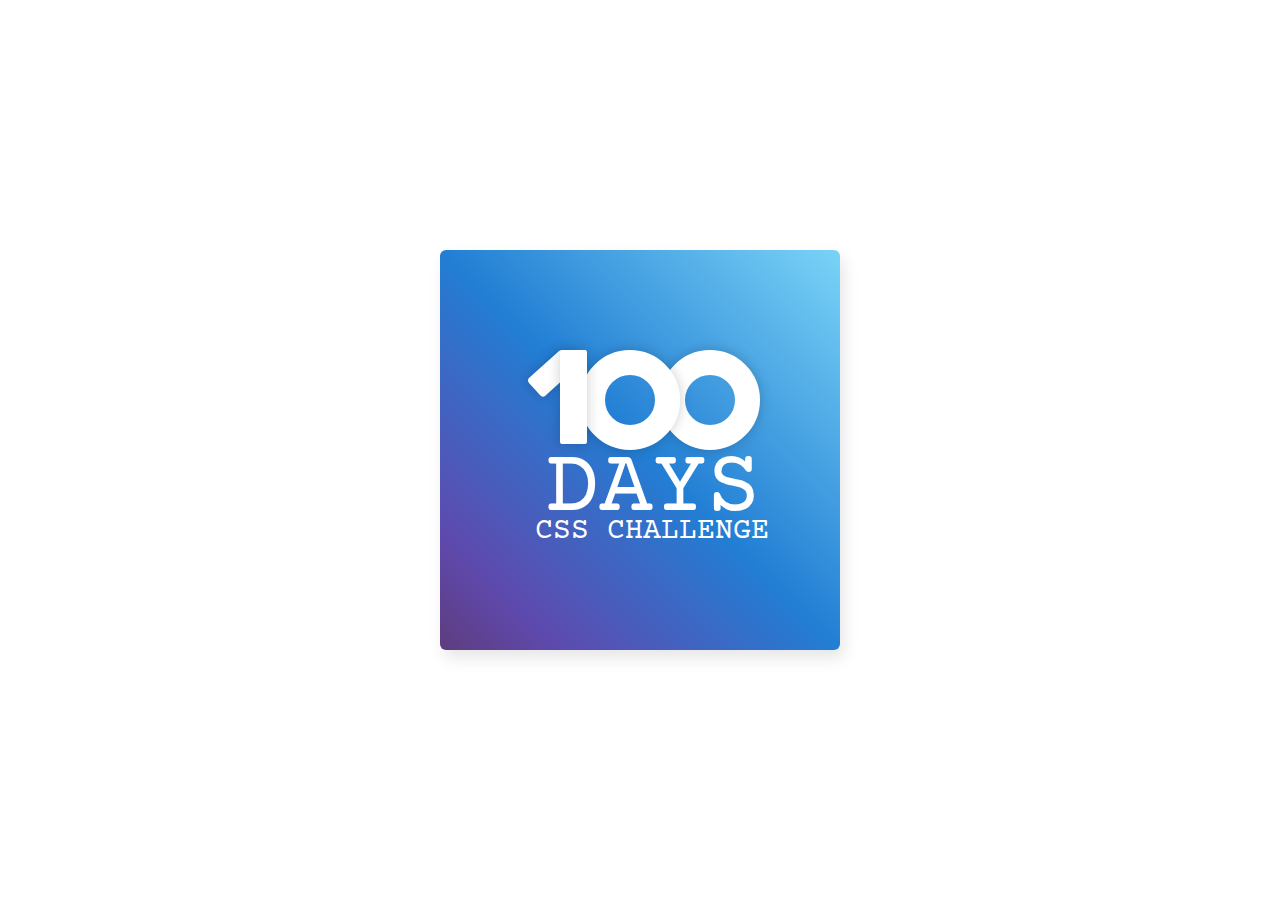
<file: 01-custom-build-number/index.html>
<!DOCTYPE html>
<html lang="en">
<head>
    <meta charset="UTF-8">
    <meta name="viewport" content="width=device-width, initial-scale=1.0">
    <link rel="stylesheet" href="style.css">
    <title>Document</title>
</head>
<body>
    <div class="frame">
        <div class="center">
              <div class="one-one borders"></div>
              <div class="one-two borders"></div>
              <div class="zero-one borders"></div>
              <div class="zero-two borders"></div>
              <div class="days">DAYS</div>
              <div class="challenge">CSS CHALLENGE</div>
        </div>
      </div>
</body>
</html>
</file>
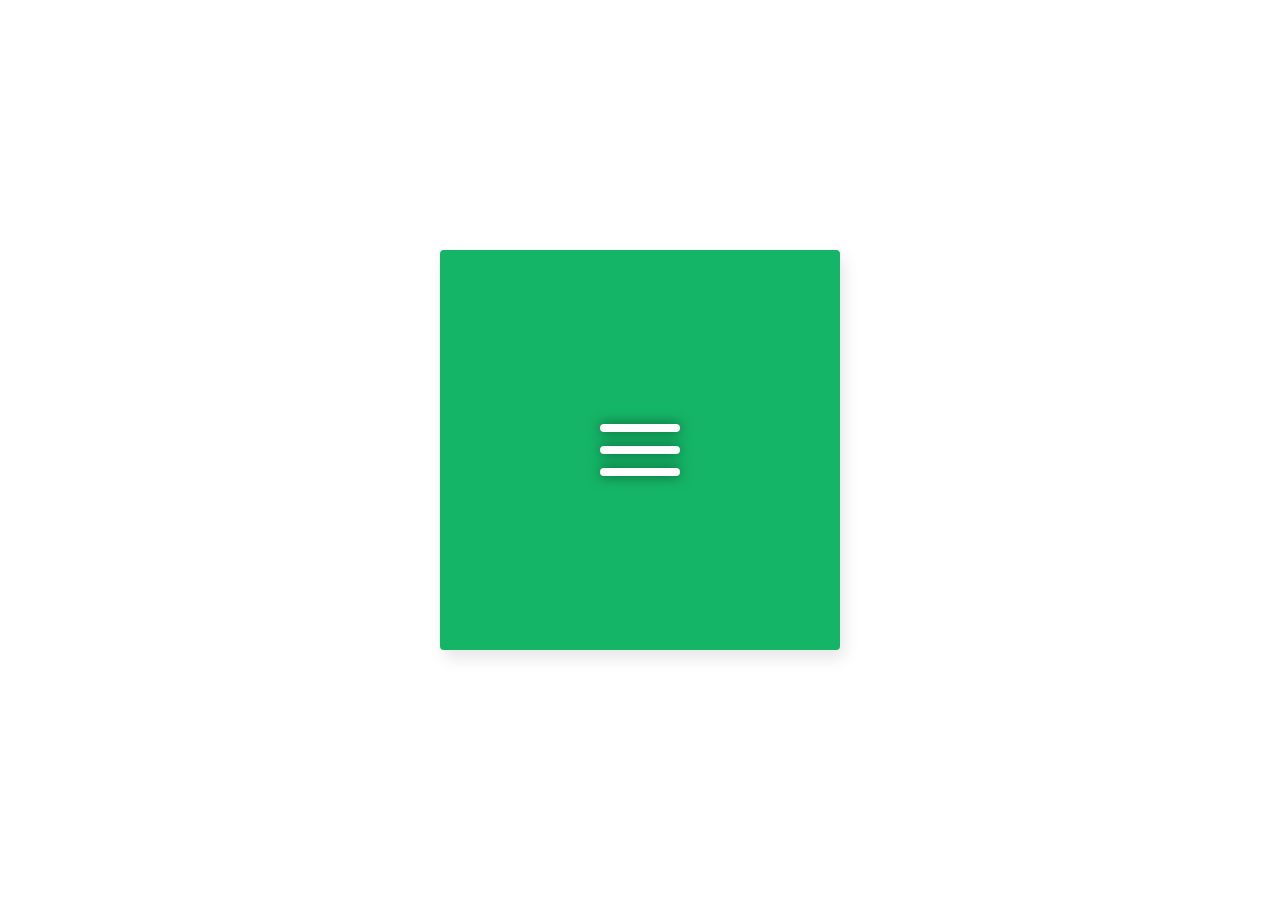
<file: 02-menu-icon-animated/index.html>
<!DOCTYPE html>
<html lang="en">
<head>
    <meta charset="UTF-8">
    <meta name="viewport" content="width=device-width, initial-scale=1.0">
    <link rel="stylesheet" href="style.css">
    <title>Menu Icon</title>
</head>
<body>
    <div class="frame">
        <div class="center">
              <div class="icon">
                <div class="lines first-line"></div>
                <div class="lines second-line"></div>
                <div class="lines third-line"></div>
              </div>
        </div>
      </div>
</body>
</html>
</file>
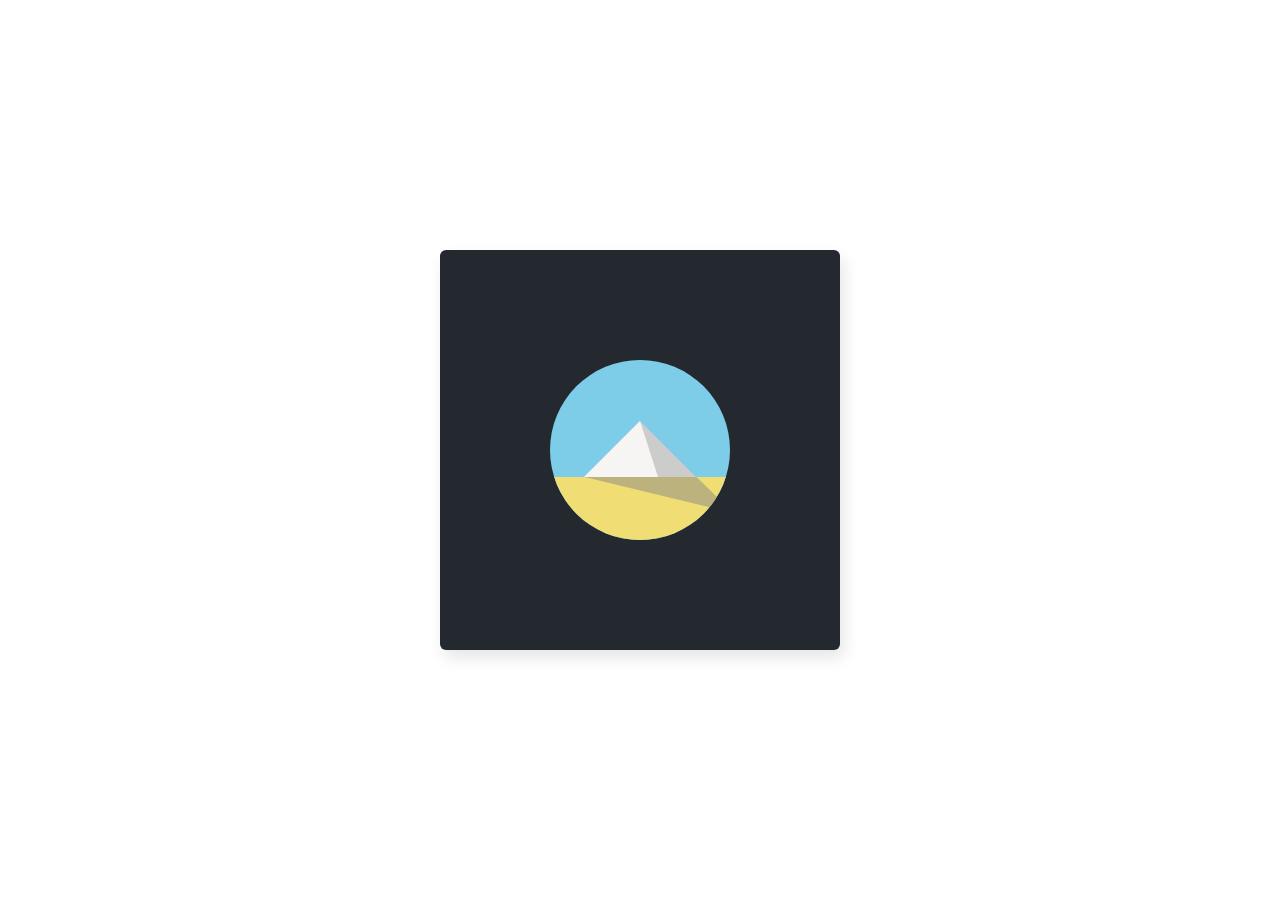
<file: 03-the-pyramide-animation/index.html>
<!DOCTYPE html>
<html lang="en">
<head>
    <meta charset="UTF-8">
    <meta name="viewport" content="width=device-width, initial-scale=1.0">
    <link rel="stylesheet" href="style.css">
    <title>The Pyramide</title>
</head>
<body>
    <div class="frame">
        <div class="center">
           <div class="circle">
                <div class="sun"></div>
                <div class="triangle-down"></div>
                <div class="triangle-left"></div>
                <div class="shadow"></div>
                <div class="floor"></div>
           </div>   
        </div>
      </div>
</body>
</html>
</file>
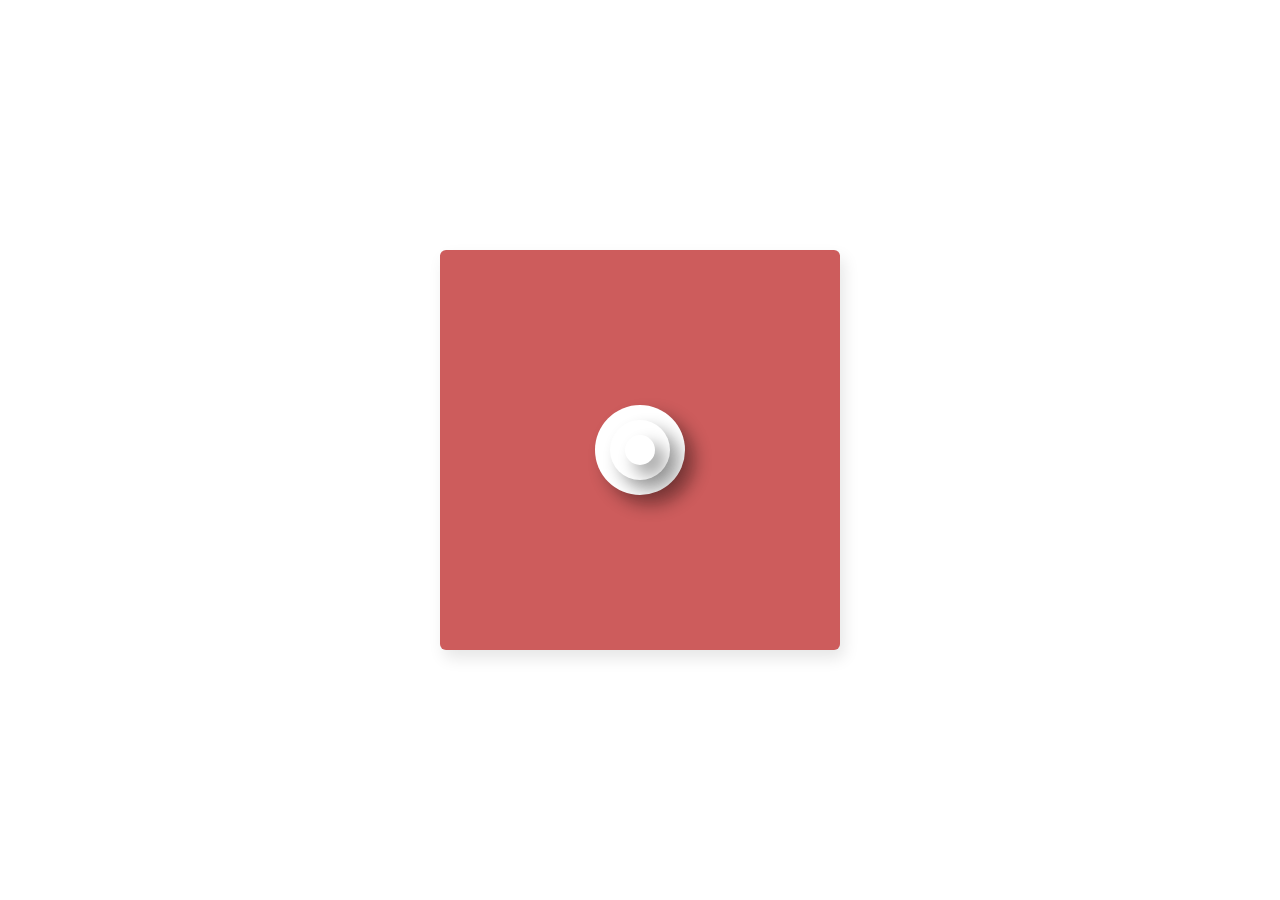
<file: 04-circles-loading/index.html>
<!DOCTYPE html>
<html lang="en">
<head>
    <meta charset="UTF-8">
    <meta name="viewport" content="width=device-width, initial-scale=1.0">
    <link rel="stylesheet" href="style.css">
    <title>Circles Loading</title>
</head>
<body>
    <div class="frame">
        <div class="center">
              <div class="circles circle1">
                <div class="circles circle2">
                    <div class="circles circle3"></div>
                </div>
              </div>
        </div>
      </div>
</body>
</html>
</file>
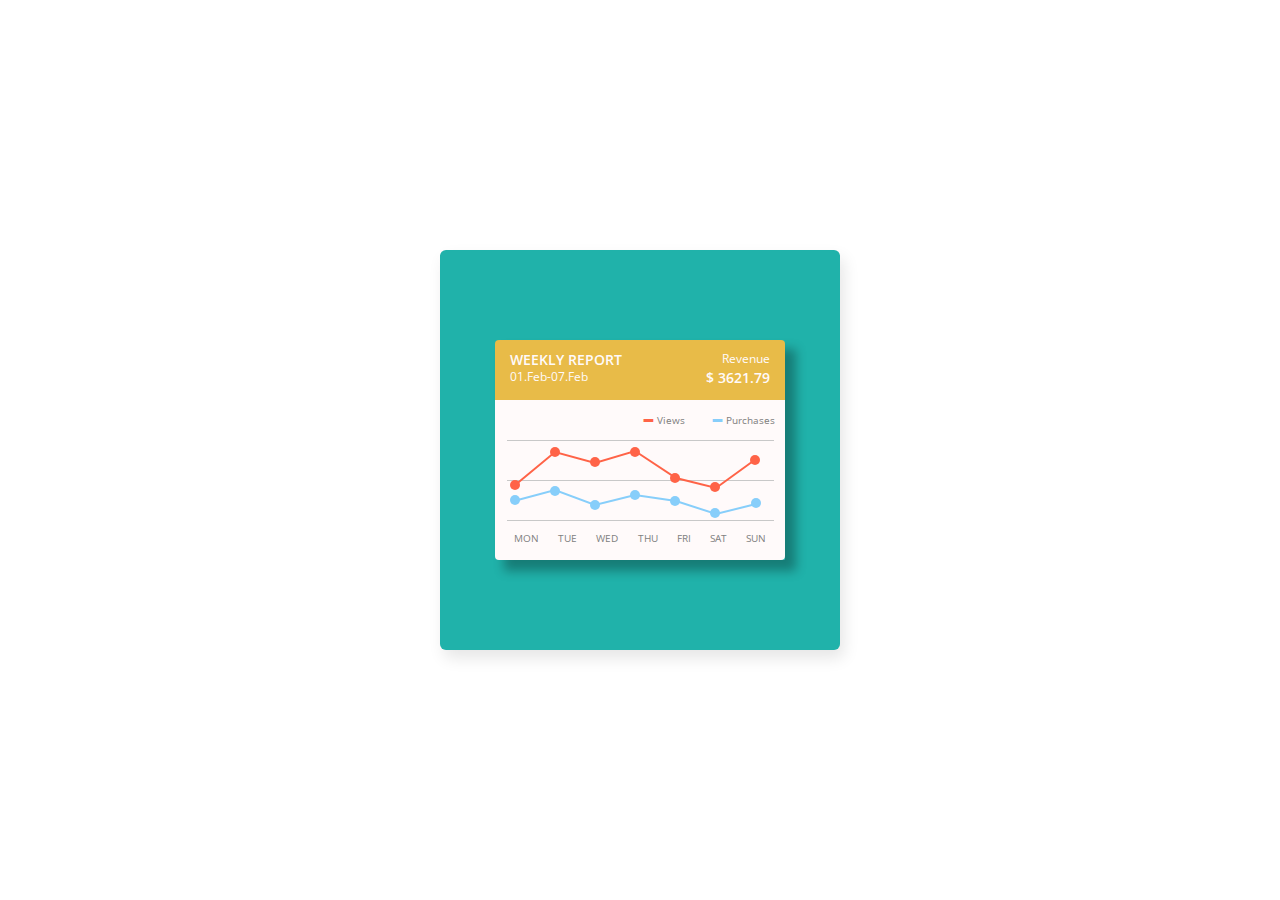
<file: 05-statistic/index.html>
<!DOCTYPE html>
<html lang="en">
<head>
    <meta charset="UTF-8">
    <meta name="viewport" content="width=device-width, initial-scale=1.0">
    <link rel="stylesheet" href="style.css">
    <title>Statistic</title>
</head>
<body>
    <div class="frame">
        <div class="center">
              <div class="card">
                <div class="card-header">
                    <span class="title big">WEEKLY REPORT</span>
                    <span class="date small">  01.Feb-07.Feb</span>
                    <span class="subtitle small">Revenue</span>
                    <span class="total big">$ 3621.79</span>
                </div>
                <div class="card-body">
                    <span class="views">Views</span>
                    <span class="purchases">Purchases</span>
                    <div class="line1"></div>
                    <div class="line2"></div>
                    <div class="line3"></div>
                    <svg class="svg-red">
                        <polyline class="polyline-red" points="9,46 50,12 90,23 130,11 171,38 211,48 251,19"></polyline>
                    </svg>
                    <div class="point1">
                        <div class="tooltip">
                            <span class="tooltiptext">458</span>
                        </div>
                        <div class="point-red"></div>
                    </div>
                    <div class="point2">
                        <div class="tooltip">
                            <span class="tooltiptext">812</span>
                        </div>
                        <div class="point-red"></div>
                    </div>
                    <div class="point3">
                        <div class="tooltip">
                            <span class="tooltiptext">746</span>
                        </div>
                        <div class="point-red"></div>
                    </div>
                    <div class="point4">
                        <div class="tooltip">
                            <span class="tooltiptext">877</span>
                        </div>
                        <div class="point-red"></div>
                    </div>
                    <div class="point5">
                        <div class="tooltip">
                            <span class="tooltiptext">517</span>
                        </div>
                        <div class="point-red"></div>
                    </div>
                    <div class="point6">
                        <div class="tooltip">
                            <span class="tooltiptext">434</span>
                        </div>
                        <div class="point-red"></div>
                    </div>
                    <div class="point7">
                        <div class="tooltip">
                            <span class="tooltiptext">458</span>
                        </div>
                        <div class="point-red"></div>
                    </div>
                    <div class="point8">
                        <div class="tooltip">
                            <span class="tooltiptext">26</span>
                        </div>
                        <div class="point-blue"></div>
                    </div>
                    <div class="point9">
                        <div class="tooltip">
                            <span class="tooltiptext">41</span>
                        </div>
                        <div class="point-blue"></div>
                    </div>
                    <div class="point10">
                        <div class="tooltip">
                            <span class="tooltiptext">22</span>
                        </div>
                        <div class="point-blue"></div>
                    </div>
                    <div class="point11">
                        <div class="tooltip">
                            <span class="tooltiptext">36</span>
                        </div>
                        <div class="point-blue"></div>
                    </div>
                    <div class="point12">
                        <div class="tooltip">
                            <span class="tooltiptext">25</span>
                        </div>
                        <div class="point-blue"></div>
                    </div>
                    <div class="point13">
                        <div class="tooltip">
                            <span class="tooltiptext">13</span>
                        </div>
                        <div class="point-blue"></div>
                    </div>
                    <div class="point14">
                        <div class="tooltip">
                            <span class="tooltiptext">20</span>
                        </div>
                        <div class="point-blue"></div>
                    </div>
                    <svg class="svg-blue">
                        <polyline class="polyline-blue" points="9,61 50,50 90,65 130,55 171,61 211,74 251,64"></polyline>
                    </svg>
                    <div class="days">
                        <span class="day">MON</span>
                        <span class="day">TUE</span>
                        <span class="day">WED</span>
                        <span class="day">THU</span>
                        <span class="day">FRI</span>
                        <span class="day">SAT</span>
                        <span class="day">SUN</span>
                    </div>
                </div>
              </div>
        </div>
      </div>
</body>
</html>
</file>
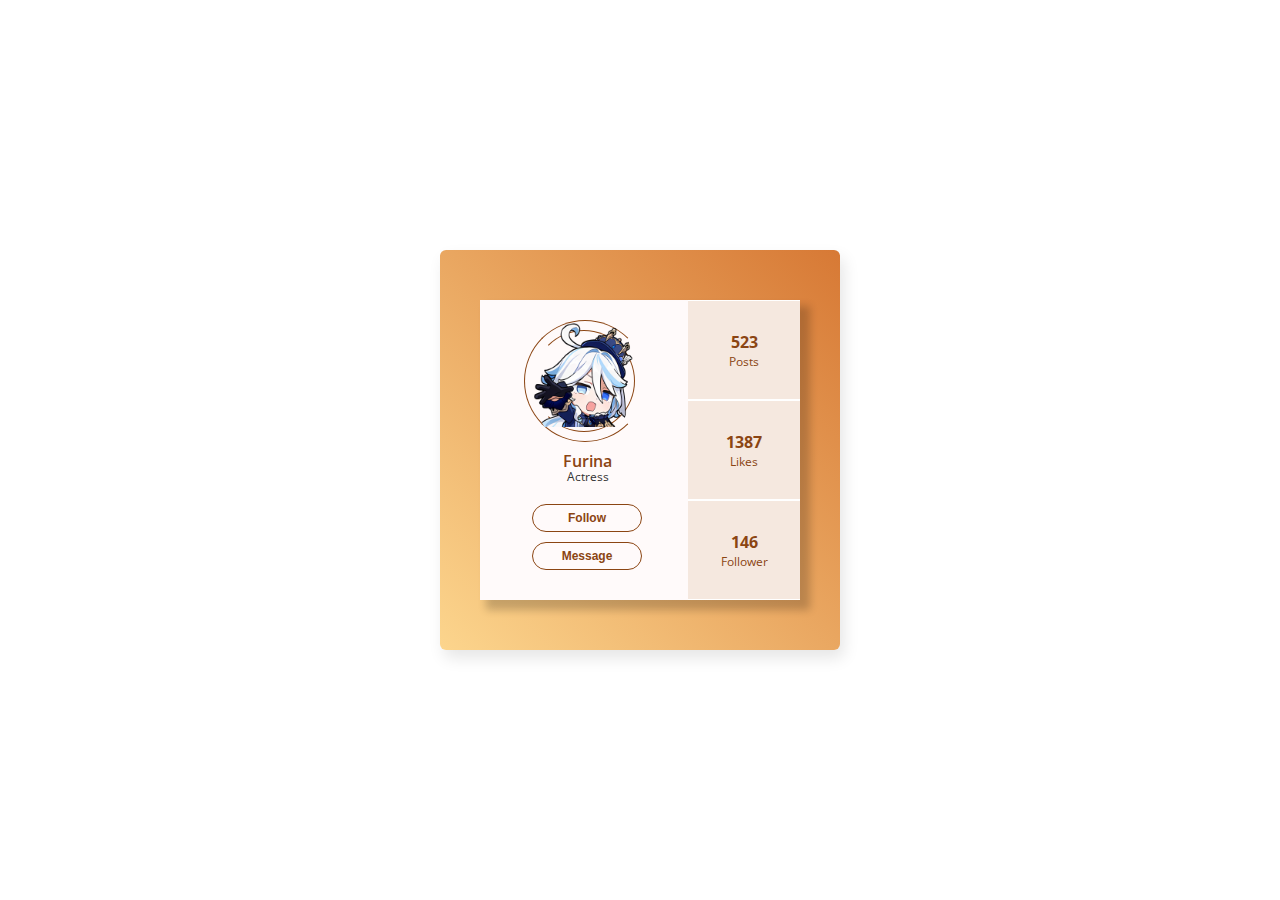
<file: 06-profile/index.html>
<!DOCTYPE html>
<html lang="en">
<head>
    <meta charset="UTF-8">
    <meta name="viewport" content="width=device-width, initial-scale=1.0">
    <link rel="stylesheet" href="style.css">
    <title>Profile</title>
</head>
<body>
    <div class="frame">
        <div class="center">
            <div class="card">
                <div class="profile">
                    <div class="img">
                        <div class="circle1"></div>
                        <div  class="circle2"></div>
                        <img class="image" src="./img/furina.png" alt="furina">
                    </div>
                    <span class="name">Furina</span>
                    <span class="profesion">Actress</span>
                    <button class="follow buttons">Follow</button>
                    <button class="message buttons">Message</button>
                </div>
                <div class="data">
                    <div class="posts">
                        <span class="number">523</span>
                        <span class="comment">Posts</span>
                    </div>
                    <div class="posts">
                        <span class="number">1387</span>
                        <span class="comment">Likes</span>
                    </div>
                    <div class="posts">
                        <span class="number">146</span>
                        <span class="comment">Follower</span>
                    </div>
                </div>
            </div>  
        </div>
      </div>
</body>
</html>
</file>
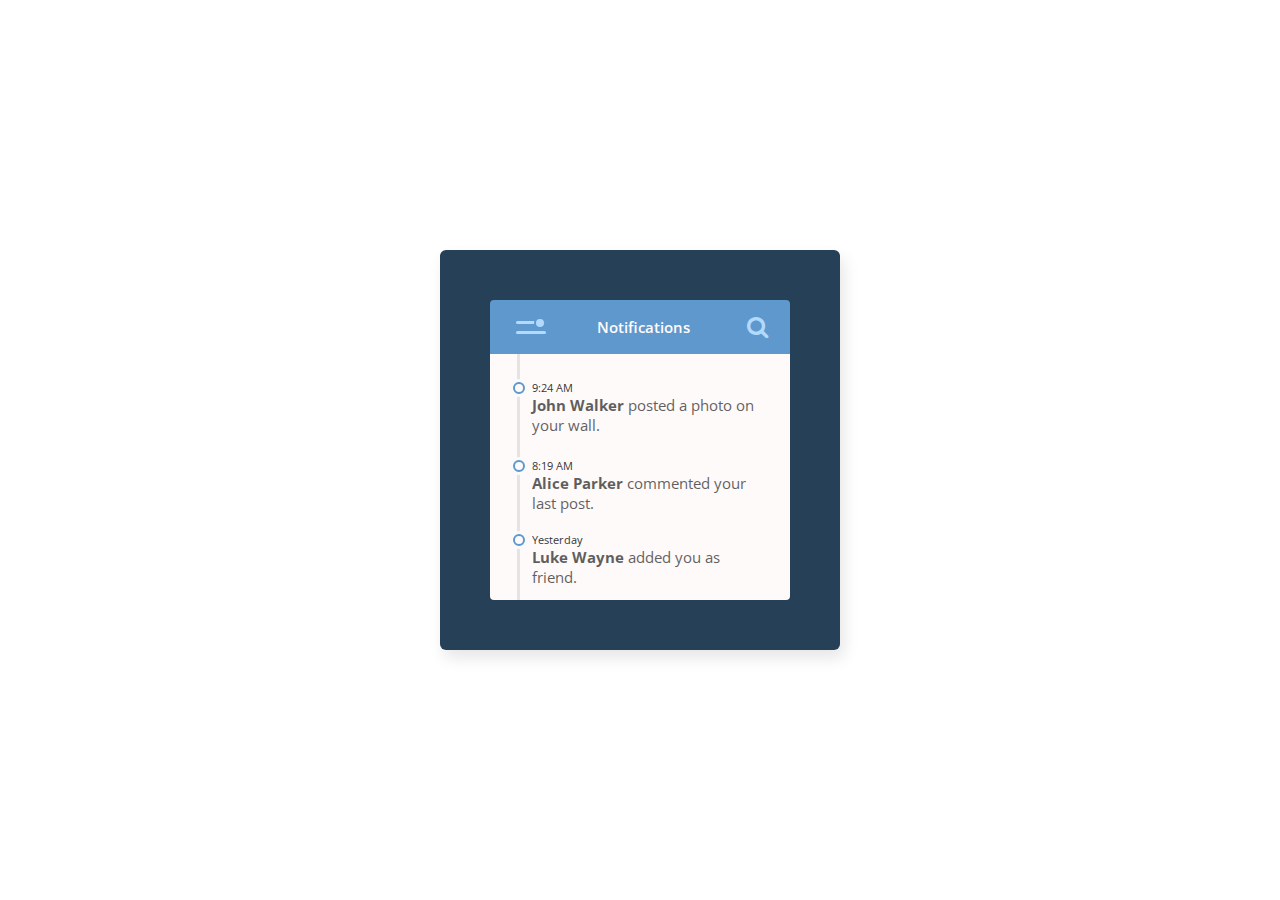
<file: 07-notifications/index.html>
<!DOCTYPE html>
<html lang="en">
<head>
    <meta charset="UTF-8">
    <meta name="viewport" content="width=device-width, initial-scale=1.0">
    <link rel="stylesheet" href="style.css">
    <link rel="stylesheet" href="https://cdnjs.cloudflare.com/ajax/libs/font-awesome/4.7.0/css/font-awesome.min.css">
    <script src="./scripts.js"></script>
    <title>Notifications</title>
</head>
<body>
    <div class="frame">
        <div class="center">
            <div class="card" id="card">
                <div class="header">
                    <div class="menu-icon" onclick="handleClickMenu()">
                        <div class="dash-top"></div>
                        <div class="circle-header"></div>
                        <div class="dash-bottom"></div>
                    </div>
                    <input id="input" class="input" type="text" placeholder="Search ...">
                    <span class="title"><p>Notifications</p></span>
                    <button class="search" onclick="handleClickSearch()" ><i class="fa fa-search"></i></button>
                </div>
                <div class="body">
                   <span class="line"></span> 
                   <span class="circle circle-1"></span>
                   <div class="note-content">
                       <span class="time time-1">9:24 AM</span>
                       <span class="note note-1"><p><strong>John Walker</strong> posted a photo on your wall.</p></span>
                   </div>

                   <span class="circle circle-2"></span>
                   <div class="note-content">
                        <span class="time time-2">8:19 AM</span>
                        <span class="note note-2"><p><strong>Alice Parker</strong> commented your last post.</p></span>
                   </div>
                   
                   <span class="circle circle-3"></span>
                   <div class="note-content">
                        <span class="time time-3">Yesterday</span>
                        <span class="note note-3"><p><strong>Luke Wayne</strong> added you as friend.</p></span>
                   </div>
                   
                </div>
            </div>
            
            <div class="menu" id="menu">
                <button class="btn-menu"><i class="fa fa-dashboard"></i> Dashboard</button>
                <button class="btn-menu"><i class="fa fa-user"></i> Profile</button>
                <button class="btn-menu"><i class="fa fa-bell"></i> Notifications</button>
                <button class="btn-menu"><i class="fa fa-comments"></i> Messages</button>
                <button class="btn-menu"><i class="fa fa-gear"></i> Settings</button>
            </div>
        </div>
      </div> 
</body>
</html>
</file>
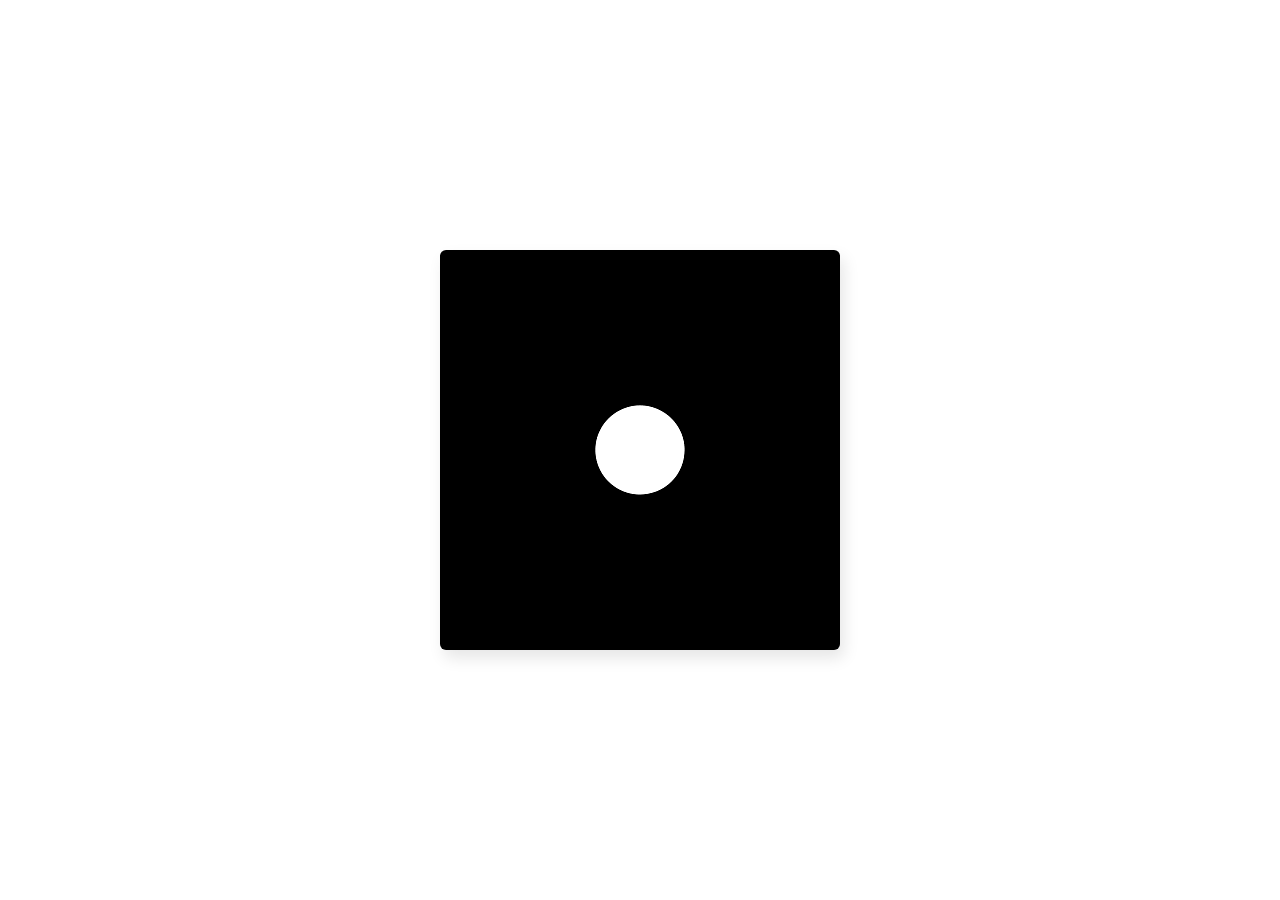
<file: 08-metaballs/index.html>
<!DOCTYPE html>
<html lang="en">
<head>
    <meta charset="UTF-8">
    <meta name="viewport" content="width=device-width, initial-scale=1.0">
    <link rel="stylesheet" href="style.css">
    <title>Metaballs</title>
</head>
<body>
    <div class="frame">
        <div class="center">
              <div class="ball ball-1 ball-lg"></div>
              <div class="ball ball-2 ball-md"></div>
              <div class="ball ball-3 ball-md"></div>
              <div class="ball ball-4 ball-md"></div>
              <div class="ball ball-5 ball-md"></div>
              <div class="ball ball-6 ball-sm"></div>
              <div class="ball ball-7 ball-sm"></div>
              <div class="ball ball-8 ball-sm"></div>
              <div class="ball ball-9 ball-sm"></div>
              <div class="ball ball-10 ball-sm"></div>
              <div class="ball ball-11 ball-sm"></div>
        </div>
      </div>
</body>
</html>
</file>
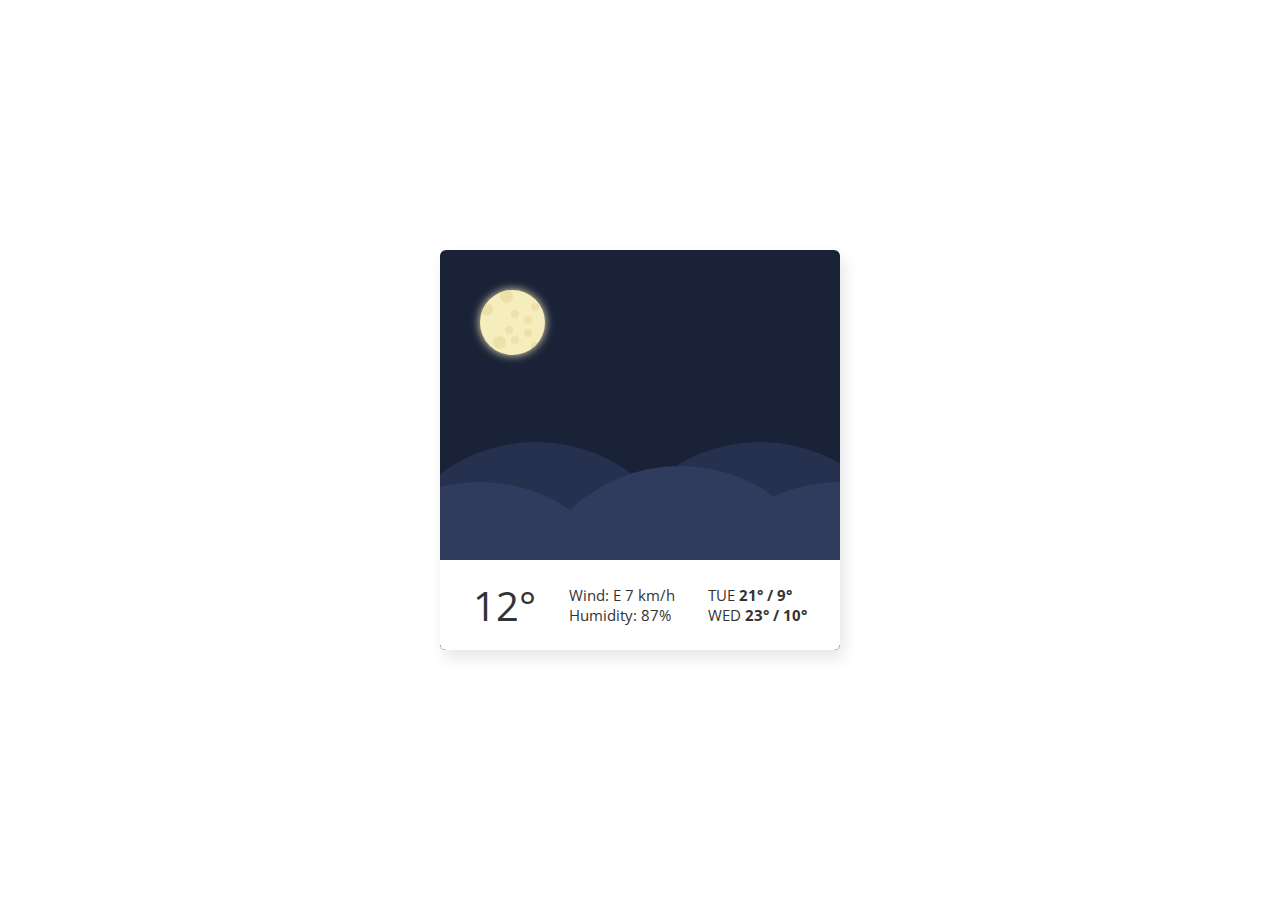
<file: 09-rainy-night/index.html>
<!DOCTYPE html>
<html lang="en">
<head>
    <meta name="author" content="esep">
    <meta charset="UTF-8">
    <meta name="viewport" content="width=device-width, initial-scale=1.0">
    <link rel="stylesheet" href="style.css">
    <title>Rainy night</title>
</head>
<body>
    <div class="frame">
        <div class="moon">
            <div class="crater crater-lg crater-1"></div>
            <div class="crater crater-lg crater-2"></div>
            <div class="crater crater-lg crater-3"></div>
            <div class="crater crater-md crater-4"></div>
            <div class="crater crater-md crater-5"></div>
            <div class="crater crater-md crater-6"></div>
            <div class="crater crater-md crater-7"></div>
            <div class="crater crater-md crater-8"></div>
            <div class="crater crater-md crater-9"></div>
            <div class="crater crater-md crater-10"></div>
        </div>
        <div class="drop drop-lg drop-1"></div>
        <div class="drop drop-lg drop-2"></div>
        <div class="drop drop-lg drop-3"></div>
        <div class="drop drop-lg drop-4"></div>
        <div class="drop drop-lg drop-5"></div> 
        <div class="drop drop-lg drop-6"></div>
        <div class="drop drop-lg drop-7"></div>
        <div class="drop drop-lg drop-8"></div>
        <div class="drop drop-lg drop-9"></div>
        <div class="drop drop-lg drop-10"></div>
        <div class="drop drop-md drop-11"></div>
        <div class="drop drop-md drop-12"></div>
        <div class="drop drop-md drop-13"></div>
        <div class="drop drop-md drop-14"></div>
        <div class="drop drop-md drop-15"></div>
        <div class="drop drop-sm drop-16"></div>
        <div class="drop drop-sm drop-17"></div>
        <div class="drop drop-sm drop-18"></div>
        <div class="drop drop-sm drop-19"></div>
        <div class="drop drop-sm drop-20"></div>
        <div class="drop drop-sm drop-21"></div>
        <div class="drop drop-sm drop-22"></div>
        <div class="drop drop-sm drop-23"></div>
        <div class="mountain mountain-front mountain-1"></div>
        <div class="mountain mountain-front mountain-2"></div>
        <div class="mountain mountain-front mountain-3"></div>
        <div class="mountain mountain-back mountain-4"></div>
        <div class="mountain mountain-back mountain-5"></div>
        <div class="footer">
            <span class="temp">12°</span>
            <span class="wind">
                <p>Wind: E 7 km/h</p>
                <p>Humidity: 87%</p>
            </span>
            <span class="days">
                <p>TUE <strong>21° / 9°</strong></p>
                <p>WED <strong>23° / 10°</strong></p>
            </span>
        </div>
    </div>
</body>
</html>
</file>
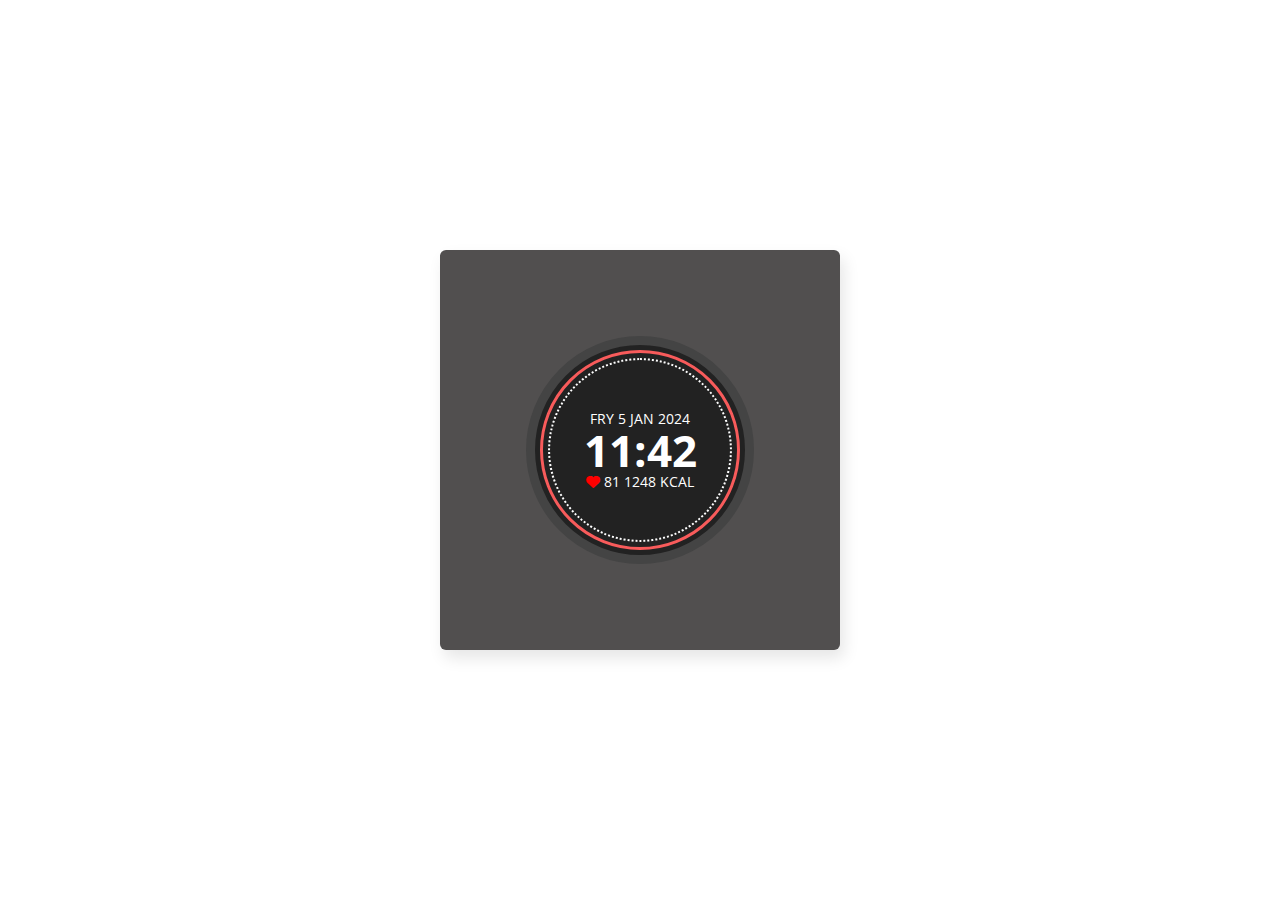
<file: 10-watch/index.html>
<!DOCTYPE html>
<html lang="en">
<head>
    <meta charset="UTF-8">
    <meta name="viewport" content="width=device-width, initial-scale=1.0">
    <link rel="stylesheet" href="style.css">
    <link rel="stylesheet" href="https://cdnjs.cloudflare.com/ajax/libs/font-awesome/6.5.1/css/all.min.css">
    <title>Document</title>
</head>
<body>
    <div class="frame">
        <div class="center">
            <svg viewBox="0 0 202 202" xmlns="http://www.w3.org/2000/svg">
                <circle cx="101" cy="101" r="99.5" />
            </svg>
            <div class="inner-circle">
                <div class="container">
                    <p>FRY 5 JAN 2024</p>
                    <p class="time">11:42</p>
                    <p><i class="fa-solid fa-heart"></i> 81 1248 KCAL</p>
                </div>
            </div> 
        </div>
      </div>
</body>
</html>
</file>
<file: 01-custom-build-number/style.css>
@import url('https://fonts.googleapis.com/css2?family=Big+Shoulders+Display:wght@600&family=Courier+Prime&display=swap');

.frame {
  position: absolute;
  top: 50%;
  left: 50%;
  width: 400px;
  height: 400px;
  margin-top: -200px;
  margin-left: -200px;
  border-radius: 6px;
	box-shadow: 4px 8px 16px 0 rgba(0,0,0,0.1);
	overflow: hidden;
    background: linear-gradient(45deg, #5e3c7e 0%, #5e4aae 15%, #227ed4 50%, #7ad3f6);
  color: #333;
	font-family: 'Big Shoulders Display', sans-serif;
    font-family: 'Courier Prime', monospace;
	-webkit-font-smoothing: antialiased;
	-moz-osx-font-smoothing: grayscale;
}

.center {
  position: absolute;
  top: 50%;
  left: 50%;
  transform: translate(-50%,-50%);
  
}

.borders {
    border: 2px solid white;
    box-shadow: 0 0 13px 0 rgba(0, 0, 0, 0.2);
}

.one-one {
    background-color: white;
    position: absolute;
    top: -109px;
    left: -96px;
    transform: rotate(48deg);
    transform-origin: 0%;
    width: 20px;
    height: 43px; 
    border-radius: 4px;    
}

.one-two {
    background-color: white;
    position: absolute;
    top: -100px;
    left: -80px;
    width: 23px;
    height: 90px;
    border-radius: 2px;
    z-index: 4;   
}

.zero-one {
    position: absolute;
    top: -100px;
    left: -60px;
    width: 50px;
    height: 50px;
    border-radius: 50%;
    border: 25px solid white;
    z-index: 3;
}

.zero-two {
    position: absolute;
    top: -100px;
    left: 20px;
    width: 50px;
    height: 50px;
    border-radius: 50%;
    border: 25px solid white;
    z-index: 1;
}

.days {
    position: absolute;
    left: -95px;
    top: -10px;
    font-weight: 500;
    font-size: 90px;
    color: white;
}

.challenge {
    width: 300px;
    position: absolute;
    top: 65px;
    left: -105px;
    color: white;
    font-weight: 500;
    font-size: 30px;
}
</file>
<file: 02-menu-icon-animated/style.css>
.frame {
  position: absolute;
  top: 50%;
  left: 50%;
  width: 400px;
  height: 400px;
  margin-top: -200px;
  margin-left: -200px;
  border-radius: 4px;
	box-shadow: 4px 8px 16px 0 rgba(0,0,0,0.1);
	overflow: hidden;
  background: #15b567;
  
  color: #333;
	-webkit-font-smoothing: antialiased;
	-moz-osx-font-smoothing: grayscale;
}

.frame:not(:active) {
    animation: color 2s 0s forwards;
}
.center {
  position: absolute;
  top: 50%;
  left: 50%;
  transform: translate(-50%,-50%);
}

.icon {
    display: flex;
    align-items: center;
    justify-content: space-evenly;
    width: 80px;
    height: 100px;
    transform: rotate(90deg);
}

.icon:not(:active) .first-line {
    animation: 
        top 0.8s 0s forwards, 
        rotate-top 0.5s 0.8s forwards; 
    transform-origin: 185% 50%;
}

.icon:not(:active) .second-line {
    animation: center 0.8s 0s forwards;
}

.icon:not(:active) .third-line {
    animation: 
        bottom 0.8s 0s forwards,
        rotate-bottom 0.5s 0.8s forwards;
    transform-origin: 10% 10%;
}

.lines {
    width: 8px;
    height: 80px;
    background: white;
    box-shadow: 0 0 13px 0 rgba(0,0,0,0.5);
    border-radius: 4px;
}

.first-line{
    z-index: 1;
}

@keyframes top {
   0%{
    transform: translate(0);
   }
   100%{
    transform: translate(23px);
   } 
}

@keyframes rotate-top {
    0%{
        transform: 
            rotate(0)
    }
    100%{
        transform: 
            rotate(135deg) 
    }
}

@keyframes center {
    0% {
        transform: scale(100%);
    }
    100% {
        transform: scale(0);
    }
}

@keyframes bottom {
    0%{
        transform: translate(0);
    }
    100%{
        transform: translate(-23px);
    }
}

@keyframes rotate-bottom {
    0%{
        transform: 
            rotate(0)
    }
    100%{
        transform: 
            rotate(45deg) 
    }
}

@keyframes color {
    0% {
        background-color: black;
    }
    50% {
        background-color: black;
    }
    100% {
        background-color: #15b567;
    }
}
</file>
<file: 03-the-pyramide-animation/style.css>
.frame {
  position: absolute;
  top: 50%;
  left: 50%;
  width: 400px;
  height: 400px;
  margin-top: -200px;
  margin-left: -200px;
  border-radius: 6px;
	box-shadow: 4px 8px 16px 0 rgba(0,0,0,0.1);
	overflow: hidden;
  background: rgb(36, 40, 47);
  color: #333;
	-webkit-font-smoothing: antialiased;
	-moz-osx-font-smoothing: grayscale;
}

.center {
  position: absolute;
  top: 50%;
  left: 50%;
  transform: translate(-50%,-50%);
}

.circle {
    position: relative;
    background: rgb(126, 205, 232);
    width: 180px;
    height: 180px;
    border-radius: 50%;
    overflow: hidden;
    animation: opacity-circle 4s 0s infinite;
}

.sun {
    position: absolute;
    top: 50%;
    left: -20%;
    width: 30px;
    height: 30px;
    background: yellow;
    border-radius: 50%;
    animation: sun-translation 4s 0s ease-in-out infinite;
}

.triangle-down {
    position: absolute;
    top: 34%;
    left: 19%;
    height: 0;
    width: 0;
    border-bottom: 56px solid #cdcccc;
    border-left: 56px solid transparent;
    border-right: 56px solid transparent;
    animation: change-color-triangle-down 4s 0s infinite;
}

.triangle-left {
    position: absolute;
    top: 34%;
    left: 19%;
    width: 0;
    height: 0;
    border-bottom: 56px solid rgb(247, 244, 244);
    border-left: 56px solid transparent;
    border-right: 18px solid transparent;
    animation: change-color-triangle-left 4s 0s infinite; 
}

.shadow {
    position: absolute;
    top: 65%;
    left: 31%;
    width: 0;
    height: 0;
    border-top: 36px solid rgba(135, 134, 134, 0.5);
    border-left: 106px solid transparent;
    border-right: 6px solid transparent;
    transform: skewX(50deg);
    animation: skew-shadow 4s 0s ease-in-out infinite;
    z-index: 1;
}

.floor {
    position: absolute;
    bottom: 0;
    overflow: hidden;
    background: #F0DE75;
    width: 100%;
    height: 35%;
    border-radius: 0% 0% 50% 50%;
    animation: opacity-floor 4s 0s infinite;
}

@keyframes sun-translation {
    0%{
        transform: translate(0);
        background: yellow;
    }
    50% {
        transform: translate(110px, -70px);
        background: rgb(223, 155, 53);
    }
    100% {
        transform: translate(300px, 20px);
        background: rgb(134, 134, 131);
    }
}

@keyframes change-color-triangle-down {
    from {
        border-bottom: 56px solid #cdcccc;      
    }
    to {
        border-bottom: 56px solid rgb(247, 244, 244);
    }
}

@keyframes change-color-triangle-left {
    from {
        border-bottom: 56px solid rgb(247, 244, 244);
    }
    to {
        border-bottom: 56px solid #cdcccc;      
    }
}

@keyframes skew-shadow {
    0%{
        transform: skewX(50deg);
    }
    50%{
        transform: skewX(-50deg);
        left: 9%;
    }
    100%{
        transform: skewX(-80deg);
        left: -20%;
    }
}

@keyframes opacity-floor {
    from{
        background: #F0DE75;
    }
    to{
        background: rgb(135, 135, 134);
    }
}

@keyframes opacity-circle {
    from{
        background: rgb(126, 205, 232);
    }
    to{
        background: rgb(2, 17, 45);
    }
}
</file>
<file: 04-circles-loading/style.css>
.frame {
  position: absolute;
  top: 50%;
  left: 50%;
  width: 400px;
  height: 400px;
  margin-top: -200px;
  margin-left: -200px;
  border-radius: 6px;
	box-shadow: 4px 8px 16px 0 rgba(0,0,0,0.1);
	overflow: hidden;
  background: indianred;
  color: #333;
	-webkit-font-smoothing: antialiased;
	-moz-osx-font-smoothing: grayscale;
}

.center {
  position: absolute;
  top: 50%;
  left: 50%;
  transform: translate(-50%,-50%);
}

.circles {
    background: white;
    border-radius: 50%;
    box-shadow: 10px 10px 15px 2px rgba(0,0,0,0.3);
}

.circle1 {
    position: relative;
    width: 90px;
    height: 90px;
    animation: 
        out 4s 1s forwards infinite;
}

.circle2 {
    position: absolute;
    top: 0;
    bottom: 0;
    left: 0;
    right: 0;
    width: 60px;
    height: 60px;
    margin: auto;
    animation: 
        out 4s 0.8s forwards infinite; 
    
}

.circle3 {
    position: absolute;
    top: 0;
    bottom: 0;
    left: 0;
    right: 0;
    width: 30px;
    height: 30px;
    margin: auto;
    animation: 
        out 4s 0.3s forwards infinite; 
}

@keyframes out {
    0%{
        transform: scale(100%);
    }
    25%{
        transform: scale(0%);
    }
    100%{
        transform: scale(100%);
    }
}
</file>
<file: 05-statistic/style.css>
@import url(https://fonts.googleapis.com/css?family=Open+Sans:600,400);
.frame {
  position: absolute;
  top: 50%;
  left: 50%;
  width: 400px;
  height: 400px;
  margin-top: -200px;
  margin-left: -200px;
  border-radius: 6px;
	box-shadow: 4px 8px 16px 0 rgba(0,0,0,0.1);
	overflow: hidden;
  background: lightseagreen;
  color: snow;
	font-family: 'Open Sans', Helvetica, sans-serif;
	-webkit-font-smoothing: antialiased;
	-moz-osx-font-smoothing: grayscale;
}

.center {
  position: absolute;
  top: 50%;
  left: 50%;
  transform: translate(-50%,-50%);
}

.card {
    width: 290px;
    height: 220px;
    box-shadow: 10px 10px 10px 1px rgba(0,0,0,0.3);
    
}

.card-header {
    background: rgb(232, 187, 72);
    height: 60px;
    border-radius: 4px 4px 0 0;
}

.card-body {
    background: snow;
    height: 160px;
    border-radius: 0 0 4px 4px;
}

.big {
    font-size: 14px;
    font-weight: 600;
}

.small {
    font-size: 12px;
}

.title {
    position: absolute;
    left: 15px;
    top: 10px;
}

.date {
    position: absolute;
    left: 15px;
    top: 28px;
}

.subtitle {
    position: absolute;
    right: 15px;
    top: 10px;
}

.total {
    position: absolute;
    right: 15px;
    top: 28px;
}

.line1 {
    border-bottom: 1px solid rgb(200, 200, 200);
    width: 92%;
    position: absolute;
    top: 100px;
    left: 12px;
}

.line2 {
    border-bottom: 1px solid rgb(200, 200, 200);
    width: 92%;
    position: absolute;
    top: 140px;
    left: 12px;
}

.line3 {
    border-bottom: 1px solid rgb(200, 200, 200);
    width: 92%;
    position: absolute;
    top: 180px;
    left: 12px;
}

.views {
    position: absolute;
    top: 33%;
    font-size: 10px;
    color: gray;
    right: 100px;
    
}

.views::before {
    position: absolute;
    top: -25px;
    left: -15px;
    content: "- ";
    color: tomato;
    font-size: 40px;
}

.purchases {
    position: absolute;
    top: 33%;
    font-size: 10px;
    color: gray;
    right: 10px;
}

.purchases::before {
    position: absolute;
    top: -25px;
    left: -15px;
    content: "- ";
    color: lightskyblue;
    font-size: 40px;
}

.svg-red {
    position: absolute;
    top: 100px;
    left: 10px;
}

.polyline-red {
    fill: none;
    stroke: tomato;
    stroke-width: 2;
}

.svg-blue {
    position: absolute;
    top: 100px;
    left: 10px;
}

.polyline-blue {
    fill: none;
    stroke: lightskyblue;
    stroke-width: 2;
}

.days {
    display: flex;
    position: absolute;
    box-sizing: border-box;
    width: 100%;
    bottom: 15px;
    color: gray;
    justify-content: space-evenly;
    align-self: baseline;
}

.day {
    font-size: 10px;
}

.point1 {
    position: absolute;
    width: 10px;
    height: 10px;
    z-index: 3;
    top: 140px;
    left: 15px;
}

.point2 {
    position: absolute;
    width: 10px;
    height: 10px;
    z-index: 3;
    top: 107px;
    left: 55px;
}

.point3 {
    position: absolute;
    width: 10px;
    height: 10px;
    z-index: 3;
    top: 117px;
    left: 95px;
}

.point4 {
    position: absolute;
    width: 10px;
    height: 10px;
    z-index: 3;
    top: 107px;
    left: 135px;
}

.point5 {
    position: absolute;
    width: 10px;
    height: 10px;
    z-index: 3;
    top: 133px;
    left: 175px;
}

.point6 {
    position: absolute;
    width: 10px;
    height: 10px;
    z-index: 3;
    top: 142px;
    left: 215px;
}

.point7 {
    position: absolute;
    width: 10px;
    height: 10px;
    z-index: 3;
    top: 115px;
    left: 255px;
}

.point8 {
    position: absolute;
    width: 10px;
    height: 10px;
    z-index: 3;
    top: 155px;
    left: 15px;
}

.point9 {
    position: absolute;
    width: 10px;
    height: 10px;
    z-index: 3;
    top: 146px;
    left: 55px;
}

.point10 {
    position: absolute;
    width: 10px;
    height: 10px;
    z-index: 3;
    top: 160px;
    left: 95px;
}

.point11 {
    position: absolute;
    width: 10px;
    height: 10px;
    z-index: 3;
    top: 150px;
    left: 135px;
}

.point12 {
    position: absolute;
    width: 10px;
    height: 10px;
    z-index: 3;
    top: 156px;
    left: 175px;
}

.point13 {
    position: absolute;
    width: 10px;
    height: 10px;
    z-index: 3;
    top: 168px;
    left: 215px;
}

.point14 {
    position: absolute;
    width: 10px;
    height: 10px;
    z-index: 3;
    top: 158px;
    left: 256px;
}

.point-red {
    background: tomato;
    width: 100%;
    height: 100%;
    border-radius: 50%;
}

.point-blue {
    background: lightskyblue;
    width: 100%;
    height: 100%;
    border-radius: 50%;
}

/* Tooltip text */
.tooltip .tooltiptext {
    width: 30px;
    background-color: #555;
    color: #fff;
    text-align: center;
    font-size: 10px;
    padding: 5px 0;
    border-radius: 6px;
  
    /* Position the tooltip text */
    position: absolute;
    bottom: 145%;
    left: -100%;
    z-index: 1;
    
    /* Fade in tooltip */
    opacity: 0;
    transition: opacity 0.3s;
  }

  /* Tooltip arrow */
.tooltip .tooltiptext::after {
    content: "";
    position: absolute;
    top: 100%;
    left: 50%;
    margin-left: -5px;
    border-width: 5px;
    border-style: solid;
    border-color: #555 transparent transparent transparent;
  }

/* Show the tooltip text when you mouse over the tooltip container */
.tooltip:hover .tooltiptext {
    visibility: visible;
    opacity: 1;
    cursor: pointer;
  }
</file>
<file: 06-profile/style.css>
@import url(https://fonts.googleapis.com/css?family=Open+Sans:700,300);

.frame {
  position: absolute;
  top: 50%;
  left: 50%;
  width: 400px;
  height: 400px;
  margin-top: -200px;
  margin-left: -200px;
  border-radius: 6px;
	box-shadow: 4px 8px 16px 0 rgba(0,0,0,0.1);
	overflow: hidden;
  background: linear-gradient(45deg, rgb(252, 213, 141), rgb(215, 121, 53));
  color: #333;
	font-family: 'Open Sans', Helvetica, sans-serif;
	-webkit-font-smoothing: antialiased;
	-moz-osx-font-smoothing: grayscale;
}

.center {
  position: absolute;
  top: 50%;
  left: 50%;
  transform: translate(-50%,-50%);
}

.card {
    width: 320px;
    height: 300px;
    box-shadow: 8px 8px 8px 2px rgba(0,0,0,0.2);
    background-color: snow;
}

.profile {
   box-sizing: border-box;
   height: 100%;
   width: 65%;
   position: absolute;
}

.circle1 {
    position: absolute;
    border: 1px solid;
    border-color: saddlebrown transparent saddlebrown saddlebrown;
    width: 120px;
    height: 120px;
    border-radius: 50%;
    left: 44px;
    top: 20px;
    transition: all 1.5s ease-in-out;
}

.img {
    cursor: pointer;
}

.img:hover .circle1{
    transform: rotate(360deg);
}

.img:hover .circle2 {
    
    transform: rotate(-360deg);
}

.circle2 {
    position: relative;
    overflow: hidden;
    margin: 0 auto;
    border: 1px solid;
    border-color: saddlebrown saddlebrown saddlebrown transparent;
    width: 100px;
    height: 100px;
    border-radius: 50%;
    left: 0px;
    top: 30px;
    transition: all 1.5s ease-in-out;
}

.image {
    position: absolute;
    top: 0px;
    left: 50px;
    width: 50%;
    height: 50%;
    border-radius: 50%;
    object-fit: contain;
}

.name {
    position: absolute;
    top: 50%;
    left: 40%;
    font-size: medium;
    font-weight: 600;
    color: saddlebrown;
}

.profesion {
    position: absolute;
    top: 56%;
    left: 42%;
    font-size: 12px;
}

.buttons {
    position: absolute;
    left: 25%;
    border: 1px solid saddlebrown;
    border-radius: 20px;
    font-size: 12px;
    font-weight: 700;
    color: saddlebrown;
    text-align: center;
    padding: 6px;
    width: 110px;
    background: snow;
}

.buttons:hover {
    background: rgb(127, 69, 28);
    color: snow;
}

.follow {
    bottom: 20%;
    margin-bottom: 8px;
}

.message {
    bottom: 10%;
}

.data {
    position: absolute;
    right: 0;
    height: 100%;
    box-sizing: border-box;
    width: 35%;
    display: flex;
    flex-direction: column;
    justify-content: space-around;
}

.posts {
    background-color: #F5E8DF;
    height: 100%;
    border-bottom: 1px solid white;
    border-top: 1px solid white;
    display: flex;
    justify-content: center;
    flex-direction: column;
    align-items: center;
}

.posts:hover {
    background: #cfc3bb;
    transition: all 0.4s ease-in-out;
}

.number {
    font-weight: 700;
    color: saddlebrown;
}

.comment {
    font-size: 12px;
    color: saddlebrown;
}
</file>
<file: 08-metaballs/style.css>
.frame {
  position: absolute;
  top: 50%;
  left: 50%;
  width: 400px;
  height: 400px;
  margin-top: -200px;
  margin-left: -200px;
  border-radius: 6px;
	box-shadow: 4px 8px 16px 0 rgba(0,0,0,0.1);
	overflow: hidden;
  background: #000;
  color: #333;
	font-family: 'Open Sans', Helvetica, sans-serif;
	-webkit-font-smoothing: antialiased;
	-moz-osx-font-smoothing: grayscale;
    filter: contrast(20);
}

.center {
  position: absolute;
  top: 50%;
  left: 50%;
  transform: translate(-50%,-50%);
  filter: blur(6px);
}

.ball {
    background-color: white;
    border-radius: 50%;
    border: none;
}

.ball-lg {
    position: relative;
    width: 90px;
    height: 90px;
}

.ball-md {
    position: absolute;
    width: 30px;
    height: 30px;
    top: 20px;
    left: 10px;
}

.ball-sm {
    position: absolute;
    width: 20px;
    height: 20px;
    top: 20px;
    left: 20px;
}

.ball-2 {
    transform-origin: 25% 25%;
    animation: rotate 4s ease infinite;
    width: 60px;
    height: 60px;
}

.ball-3 {
    transform-origin: -75% 175%;
    animation: rotate 3s ease infinite;
}

.ball-4 {
    transform-origin: -95% -195%;
    animation: rotate 5s ease infinite;
}

.ball-5 {
    transform-origin: 275% 145%;
    animation: rotate 7s ease infinite;
}

.ball-6 {
    transform-origin: 370% 370%;
    animation: rotate 5.2s ease infinite;
}

.ball-7 {
    transform-origin: -205% 275%;
    animation: rotate 4s ease infinite;
}

.ball-8 {
    transform-origin: 275% -215%;
    animation: rotate 8s ease infinite;
}

.ball-9 {
    transform-origin: -285% 75%;
    animation: rotate 3.7s ease infinite;
}

.ball-10 {
    transform-origin: -185% -45%;
    animation: rotate 5.1s ease infinite;
}

.ball-11 {
    transform-origin: 305% 325%;
    animation: rotate 3.8s ease infinite;
}

@keyframes rotate {
    0% {
        transform: rotate(0deg) translate3d(0, 0, 0);
    } 
    100% {
        transform: rotate(360deg) translate3d(0, 0, 0)
    }
}
</file>
<file: 09-rainy-night/style.css>
@import url(https://fonts.googleapis.com/css?family=Open+Sans:700,300);
* {
  box-sizing: border-box;
}

.frame {
  position: absolute;
  top: 50%;
  left: 50%;
  width: 400px;
  height: 400px;
  margin-top: -200px;
  margin-left: -200px;
  border-radius: 6px;
  box-shadow: 4px 8px 16px 0 rgba(0, 0, 0, 0.1);
  overflow: hidden;
  background: #1A2238;
  color: #333;
  font-family: "Open Sans", Helvetica, sans-serif;
  -webkit-font-smoothing: antialiased;
  -moz-osx-font-smoothing: grayscale;
}

.footer {
  height: 90px;
  bottom: 0;
  position: absolute;
  width: 100%;
  display: flex;
  justify-content: space-evenly;
  align-items: center;
  background-color: white;
  z-index: 3;
}

.temp {
  font-size: 40px;
}

.wind > p, .days > p {
  font-size: 15px;
  margin: 0;
}

.mountain {
  border-radius: 50%;
  position: absolute;
  width: 320px;
  height: 320px;
}

.mountain-back {
  background: #26314F;
  bottom: -28%;
}

.mountain-front {
  background: #303C5D;
  z-index: 1;
  bottom: -38%;
}

.mountain-1 {
  left: -30%;
}

.mountain-2 {
  bottom: -34%;
  left: 20%;
}

.mountain-3 {
  right: -40%;
}

.mountain-4 {
  left: -16%;
}

.mountain-5 {
  right: -20%;
}

.moon {
  position: absolute;
  width: 65px;
  height: 65px;
  border-radius: 50%;
  background: #F6EDBD;
  box-shadow: 0 0 10px 0 #F6EDBD;
  top: 10%;
  left: 10%;
  overflow: hidden;
  animation: moonIn 2s ease;
}

.crater {
  background: #ECE1A8;
  position: absolute;
}

.crater-lg {
  width: 13px;
  height: 13px;
  border-radius: 50%;
}

.crater-1 {
  left: 30%;
}

.crater-2 {
  top: 20%;
}

.crater-3 {
  bottom: 10%;
  left: 20%;
}

.crater-md {
  width: 8px;
  height: 8px;
  border-radius: 50%;
}

.crater-4 {
  top: 20%;
  right: 10%;
}

.crater-5 {
  top: 30%;
  right: 40%;
}

.crater-6 {
  top: 40%;
  right: 20%;
}

.crater-7 {
  top: 55%;
  right: 50%;
}

.crater-8 {
  top: 60%;
  right: 20%;
}

.crater-9 {
  top: 70%;
  right: 40%;
}

.crater-10 {
  top: 80%;
  right: 10%;
}

.drop {
  position: absolute;
  top: -3%;
  z-index: 2;
  border: 3px 0 3px 3px;
  background-color: #7FC1F9;
  border-radius: 0 50% 50% 50%;
}

.drop-lg {
  width: 10px;
  height: 10px;
}

.drop-md {
  width: 6px;
  height: 6px;
}

.drop-sm {
  width: 3px;
  height: 3px;
}

.drop-1 {
  left: 18px;
  animation: drop 0.8s linear 0.68s infinite;
}

.drop-2 {
  left: 56px;
  animation: drop 0.9s linear 0.4s infinite;
}

.drop-3 {
  left: 94px;
  animation: drop 0.9s linear 1.76s infinite;
}

.drop-4 {
  left: 132px;
  animation: drop 0.9s linear 0.12s infinite;
}

.drop-5 {
  left: 170px;
  animation: drop 0.9s linear 0.12s infinite;
}

.drop-6 {
  left: 208px;
  animation: drop 0.9s linear 0.56s infinite;
}

.drop-7 {
  left: 246px;
  animation: drop 0.9s linear 0.48s infinite;
}

.drop-8 {
  left: 284px;
  animation: drop 0.9s linear 0.56s infinite;
}

.drop-9 {
  left: 322px;
  animation: drop 0.9s linear 1.36s infinite;
}

.drop-10 {
  left: 360px;
  animation: drop 0.8s linear 0.6s infinite;
}

.drop-11 {
  left: 90px;
  animation: drop 1.25s linear 1.72s infinite;
}

.drop-12 {
  left: 130px;
  animation: drop 1.5s linear 0.6s infinite;
}

.drop-13 {
  left: 170px;
  animation: drop 1.5s linear 1.08s infinite;
}

.drop-14 {
  left: 210px;
  animation: drop 1.25s linear 1.52s infinite;
}

.drop-15 {
  left: 250px;
  animation: drop 1.25s linear 1.6s infinite;
}

.drop-16 {
  left: 80px;
  animation: drop 2.1428571429s linear 0.4s infinite;
}

.drop-17 {
  left: 110px;
  animation: drop 2.2857142857s linear 1.28s infinite;
}

.drop-18 {
  left: 140px;
  animation: drop 2.2857142857s linear 1.44s infinite;
}

.drop-19 {
  left: 170px;
  animation: drop 2.2857142857s linear 0.92s infinite;
}

.drop-20 {
  left: 200px;
  animation: drop 2.2857142857s linear 1.2s infinite;
}

.drop-21 {
  left: 230px;
  animation: drop 2.1428571429s linear 1.04s infinite;
}

.drop-22 {
  left: 260px;
  animation: drop 2.1428571429s linear 1.28s infinite;
}

.drop-23 {
  left: 290px;
  animation: drop 2.2857142857s linear 1.96s infinite;
}

@keyframes moonIn {
  from {
    transform: translateY(250%);
  }
  to {
    transform: translateY(0%);
  }
}
@keyframes drop {
  0% {
    transform: translateY(0) scaleX(1) rotate(70deg);
  }
  85% {
    transform: translateY(314px) scaleX(1) rotate(70deg);
  }
  100% {
    transform: translateY(314px) scaleX(3) rotate(70deg);
  }
}

/*# sourceMappingURL=style.css.map */
</file>
<file: 10-watch/style.css>
@import url(https://fonts.googleapis.com/css?family=Open+Sans:700,300);
.frame {
  position: absolute;
  top: 50%;
  left: 50%;
  width: 400px;
  height: 400px;
  margin-top: -200px;
  margin-left: -200px;
  border-radius: 6px;
  box-shadow: 4px 8px 16px 0 rgba(0, 0, 0, 0.1);
  overflow: hidden;
  background: #514f4f;
  color: #333;
  font-family: "Open Sans", Helvetica, sans-serif;
  -webkit-font-smoothing: antialiased;
  -moz-osx-font-smoothing: grayscale;
}

.center {
  position: absolute;
  top: 50%;
  left: 50%;
  transform: translate(-50%, -50%);
  width: 200px;
  height: 200px;
  border-radius: 50%;
  background-color: #222;
  border: 9px solid #444;
  padding: 5px;
}

circle {
  stroke: #F85B5B;
  stroke-width: 3;
  fill: none;
  stroke-dasharray: 625;
  animation: spinner 4s linear infinite;
  transform-origin: center center;
}

.inner-circle {
  position: absolute;
  width: 180px;
  height: 180px;
  border: 2px dotted white;
  border-radius: 50%;
  top: 13px;
  left: 13px;
  display: flex;
  justify-content: center;
  align-items: center;
}

.container {
  color: white;
}
.container p {
  margin: -8px;
  font-size: 14px;
  text-align: center;
}
.container p i {
  color: red;
  animation: beat 2s ease infinite;
}
.container .time {
  font-size: 44px;
  font-weight: 700;
}

@keyframes spinner {
  from {
    stroke-dashoffset: 625;
    transform: rotate(-90deg) scaleY(1);
  }
  50% {
    stroke-dashoffset: 0;
    transform: rotate(-90deg) scaleY(1);
  }
  50.001% {
    transform: rotate(-90deg) scaleY(-1);
  }
  to {
    stroke-dashoffset: 625;
    transform: rotate(-90deg) scaleY(-1);
  }
}
@keyframes beat {
  from {
    transform: scale(1);
  }
  50% {
    transform: scale(0.7);
  }
  to {
    transform: scale(1);
  }
}

/*# sourceMappingURL=style.css.map */
</file>
<file: 07-notifications/style.css>
@import url(https://fonts.googleapis.com/css?family=Open+Sans:700,300);
@import url("https://cdn.jsdelivr.net/npm/bootstrap-icons@1.11.2/font/bootstrap-icons.min.css");

.frame {
  position: absolute;
  top: 50%;
  left: 50%;
  width: 400px;
  height: 400px;
  margin-top: -200px;
  margin-left: -200px;
  border-radius: 6px;
	box-shadow: 4px 8px 16px 0 rgba(0,0,0,0.1);
	overflow: hidden;
  background: #264057;
  color: #333;
	font-family: 'Open Sans', Helvetica, sans-serif;
	-webkit-font-smoothing: antialiased;
	-moz-osx-font-smoothing: grayscale;
}

.center {
  position: absolute;
  top: 50%;
  left: 50%;
  transform: translate(-50%,-50%);
  display: flex;
  justify-content: center;
}

.card {
  width: 300px;
  height: 300px;
  margin: 0 auto;
}

.card-active {
  animation: entryCard 0.5s forwards;
}

.card-inactive {
  animation: exitCard 0.5s forwards;
}

.header {
  width: 100%;
  height: 18%;
  background-color: #5F98CD;
  border-radius: 4px 4px 0 0;
  display: flex;
  justify-content: space-around;
  align-items: center;
}

.body {
  width: 100%;
  height: 82%;
  background-color: snow;
  border-radius: 0 0 4px 4px;
}

.menu-icon {
 width: 30px;
 height: 20px;
 display: flex;
 flex-direction: column;
 justify-content: space-around;
 cursor: pointer;
}

.menu-icon:hover > * {
  background-color: snow;
}

.search {
  font-size: 23px;
  background-color: transparent;
  color: #B2DAFF;
  border: transparent;
  cursor: pointer;
  margin-right: -10px;
}

.search:hover {
  color: snow;
}

.title {
  font-weight: 600;
  color: snow;
  font-size: 15px;
}

.dash-top, .dash-bottom {
  width: 100%;
  background-color: #B2DAFF;
  height: 3px;
  border-radius: 4px;
}

.circle-header {
  background-color: #B2DAFF;
  width: 8px;
  height: 8px;
  border-radius: 50%;
  border: 2px solid #5F98CD;
  position: absolute;
  left: 44px;
  top: 17px;
}

.input {
  position: absolute;
  height: 32px;
  width: 210px;
  border-radius: 20px;
  border: none;
  left: 14px;
  padding-left: 18px;
  visibility: hidden;
}

.active { 
  animation: entry 0.5s forwards;
}

.inactive {
  animation: exit 0.5s forwards;
}

.line {
  position: absolute;
  height: 82%;
  width: 3px;
  background-color: #1c1c1c;
  opacity: 0.1;
  left: 27px;
}

.circle {
  width: 8px;
  height: 8px;
  border-radius: 50%;
  border: 2px solid #5F98CD;
  box-shadow: 0 0 0 3px rgba(250, 250, 250) ;
  background-color: snow;
  position: absolute;
}

.circle-1 {
  left: 23px;
  top: 82px;
}

.circle-2 {
  left: 23px;
  top: 160px;
}

.circle-3 {
  left: 23px;
  top: 234px;
}

.time {
  font-size: 11px;
  position: absolute;
  color: #1c1c1c;
  opacity: 0.9;
}

.time-1 {
  top: 80px;
  left: 42px;
}

.time-2 {
  top: 158px;
  left: 42px;
}

.time-3 {
  top: 232px;
  left: 42px;
}

.note {
  position: absolute;
  font-size: 15px;
  width: 230px;
  color: #1c1c1c;
  opacity: 0.7;
}

.note-1 {
  top: 80px;
  left: 42px;
}

.note-2 {
  top: 158px;
  left: 42px;
}

.note-3 {
  top: 232px;
  left: 42px;
}

.note-content:hover > * {
  color: #5F98CD;
}

.menu {
  position: absolute;
  height: 260px;
  width: 180px;
  background-color: #43627D;;
  z-index: -1;
  top: 20px;
  display: flex;
  flex-direction: column;
  justify-content: space-evenly;
  align-items: flex-start;
  border-radius: 2px;
}

.menu > button {
  color: #93B2CD;
  background-color: transparent;
  border: none;
  font-size: 15px;
  text-align: start;
  width: 100%;
  height: 100%;
  transition: all 0.3s ease-in-out;
  padding-left: 14px;
  cursor: pointer;
}

.menu > button:hover {
  background: #385269
}

.menu-active {
  animation: entryMenu 0.5s forwards;
}

.menu-inactive {
  animation: exitMenu 0.5s forwards;
}

@keyframes entry {
  from {
    transform: translateX(20px);
    visibility: hidden;
  } to {
    transform: translateX(0px);
    visibility: visible;
  }
}

@keyframes exit {
  0% {
    transform: translateX(0px);
    visibility: visible;
  } 50% {
    visibility: hidden;
  } 100% {
    transform: translateX(20px);
    
  }
}

@keyframes entryMenu {
  from {
    transform: translateX(0px);
  } to {
    transform: translateX(-70px);
  }
}

@keyframes exitMenu {
  0% {
    transform: translateX(-70px);
  } 100% {
    transform: translateX(0px);
    
  }
}

@keyframes entryCard {
  from {
    transform: translateX(0px);
  } to {
    transform: translateX(130px);
  }
}

@keyframes exitCard {
  0% {
    transform: translateX(130px);
  } 100% {
    transform: translateX(0px);
    
  }
}
</file>
